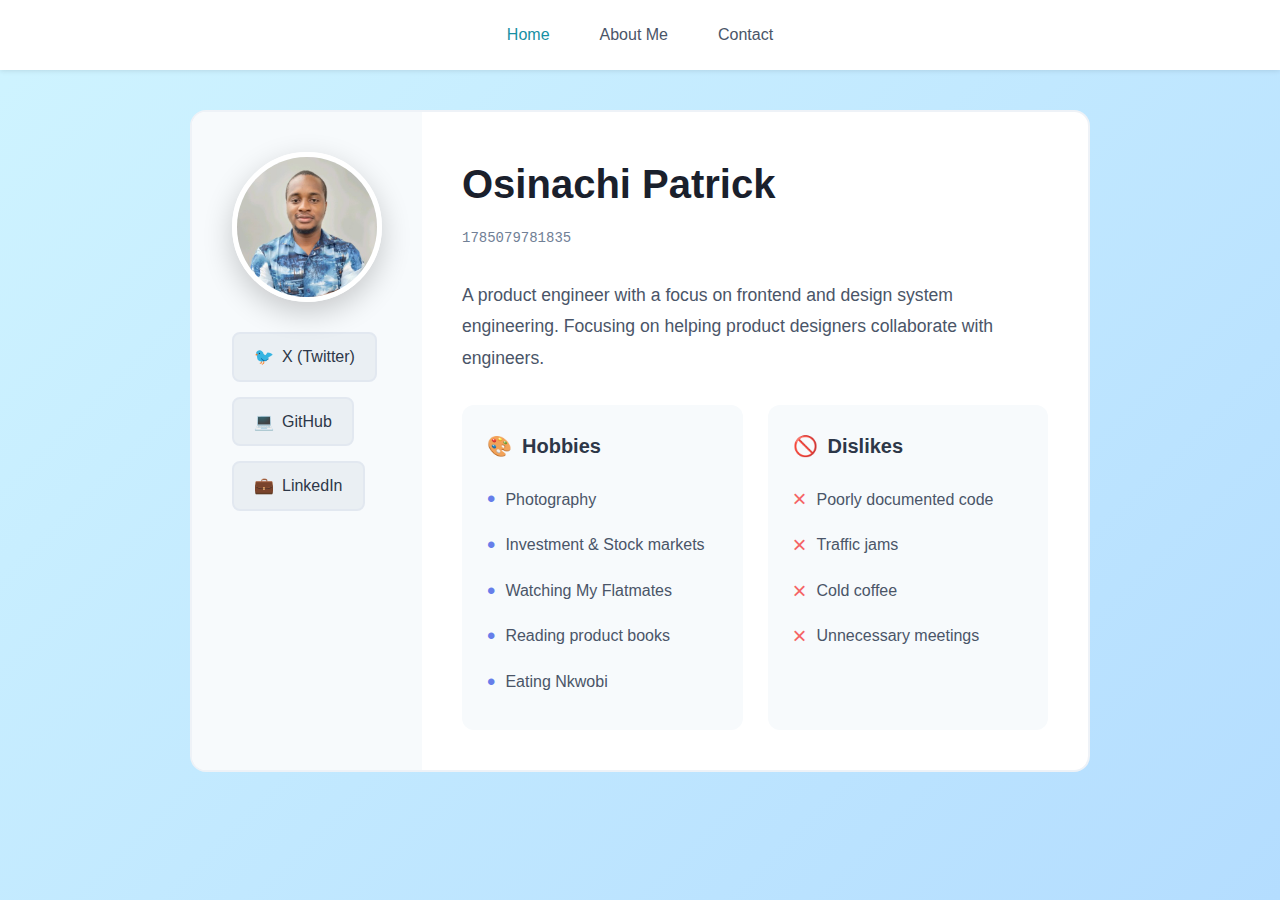
<file: index.html>
<!-- index.html (Home/Profile Card Page) -->
<!DOCTYPE html>
<html lang="en">
<head>
    <meta charset="UTF-8">
    <meta name="viewport" content="width=device-width, initial-scale=1.0">
    <title>Osinachi Patrick - Home</title>
    <link rel="stylesheet" href="styles.css">
</head>
<body>
    <nav class="navbar" role="navigation" aria-label="Main navigation">
        <div class="nav-container">
            <a href="index.html" class="nav-logo">OP</a>
            <button class="nav-toggle" aria-label="Toggle navigation menu" aria-expanded="false">
                <span class="hamburger"></span>
            </button>
            <ul class="nav-menu">
                <li><a href="index.html" class="nav-link active" aria-current="page">Home</a></li>
                <li><a href="about.html" class="nav-link">About Me</a></li>
                <li><a href="contact.html" class="nav-link">Contact</a></li>
            </ul>
        </div>
    </nav>

    <main>
        <article class="profile-card" data-testid="test-profile-card" role="article" aria-label="User profile card">
            <div class="card-layout">
                <div class="avatar-section">
                    <figure class="avatar-figure">
                        <img 
                            src="patrick.jpeg" 
                            alt="Profile picture of Osinachi Patrick"
                            class="avatar-img"
                            data-testid="test-user-avatar"
                        >
                    </figure>
                    <nav class="social-nav" aria-label="Social media links">
                        <ul class="social-links" data-testid="test-user-social-links">
                            <li>
                                <a 
                                    href="https://x.com/0xsinachpat" 
                                    target="_blank" 
                                    rel="noopener noreferrer"
                                    class="social-link"
                                    data-testid="test-user-social-twitter"
                                    aria-label="Visit Patrick's Twitter profile"
                                >
                                    <span aria-hidden="true">🐦</span> X (Twitter)
                                </a>
                            </li>
                            <li>
                                <a 
                                    href="https://github.com/sinachpat" 
                                    target="_blank" 
                                    rel="noopener noreferrer"
                                    class="social-link"
                                    data-testid="test-user-social-github"
                                    aria-label="Visit Patrick's GitHub profile"
                                >
                                    <span aria-hidden="true">💻</span> GitHub
                                </a>
                            </li>
                            <li>
                                <a 
                                    href="https://www.linkedin.com/in/osinachi-patrick/" 
                                    target="_blank" 
                                    rel="noopener noreferrer"
                                    class="social-link"
                                    data-testid="test-user-social-linkedin"
                                    aria-label="Visit Patrick's LinkedIn profile"
                                >
                                    <span aria-hidden="true">💼</span> LinkedIn
                                </a>
                            </li>
                        </ul>
                    </nav>
                </div>

                <div class="content-section">
                    <header class="card-header">
                        <h1 class="user-name" data-testid="test-user-name">Osinachi Patrick</h1>
                        <time class="user-time" data-testid="test-user-time" datetime="">0</time>
                    </header>

                    <p class="user-bio" data-testid="test-user-bio">
                        A product engineer with a focus on frontend and design system engineering. Focusing on helping product designers collaborate with engineers.
                    </p>

                    <div class="lists-container">
                        <section class="list-section" aria-labelledby="hobbies-title">
                            <h2 id="hobbies-title" class="section-title">
                                <span aria-hidden="true">🎨</span> Hobbies
                            </h2>
                            <ul class="list-items" data-testid="test-user-hobbies">
                                <li class="list-item">Photography</li>
                                <li class="list-item">Investment & Stock markets</li>
                                <li class="list-item">Watching My Flatmates</li>
                                <li class="list-item">Reading product books</li>
                                <li class="list-item">Eating Nkwobi</li>
                            </ul>
                        </section>

                        <section class="list-section dislikes-section" aria-labelledby="dislikes-title">
                            <h2 id="dislikes-title" class="section-title">
                                <span aria-hidden="true">🚫</span> Dislikes
                            </h2>
                            <ul class="list-items" data-testid="test-user-dislikes">
                                <li class="list-item">Poorly documented code</li>
                                <li class="list-item">Traffic jams</li>
                                <li class="list-item">Cold coffee</li>
                                <li class="list-item">Unnecessary meetings</li>
                            </ul>
                        </section>
                    </div>
                </div>
            </div>
        </article>
    </main>

    <script src="interact.js"></script>
</body>
</html>
</file>
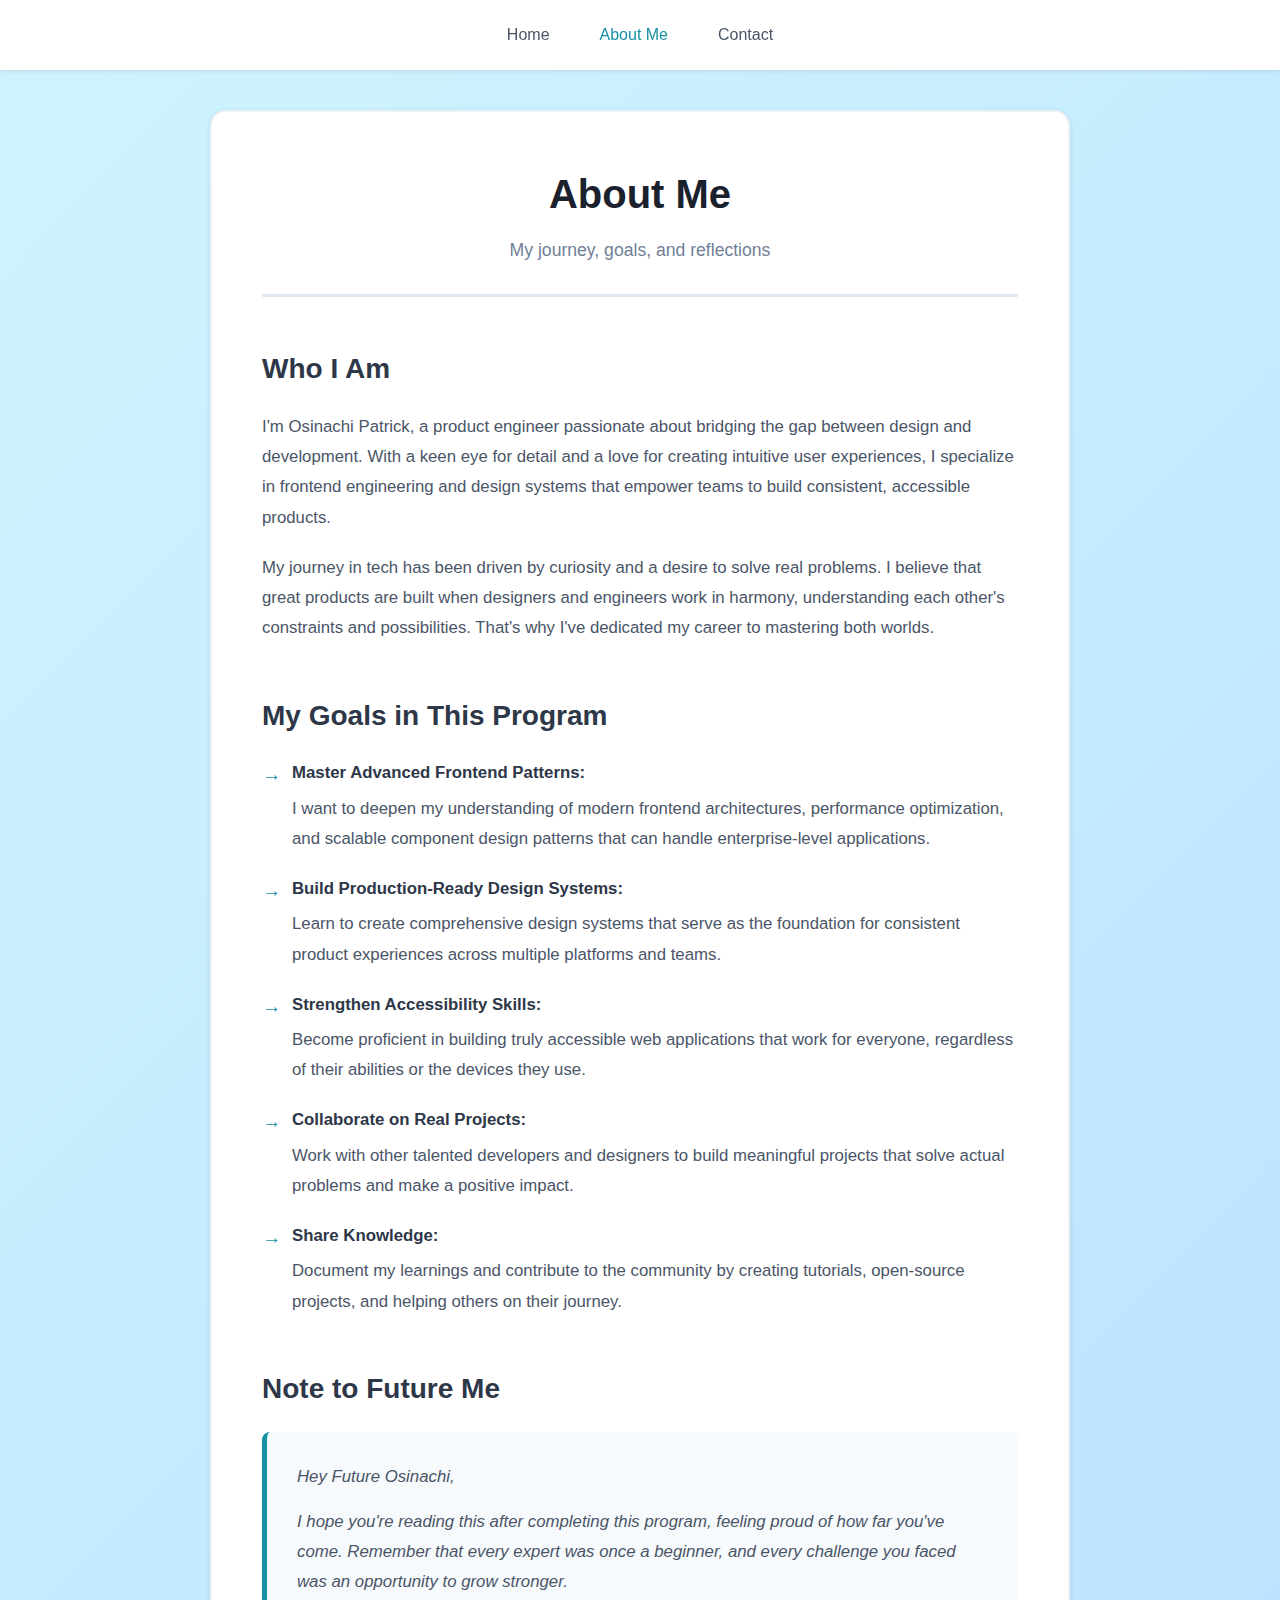
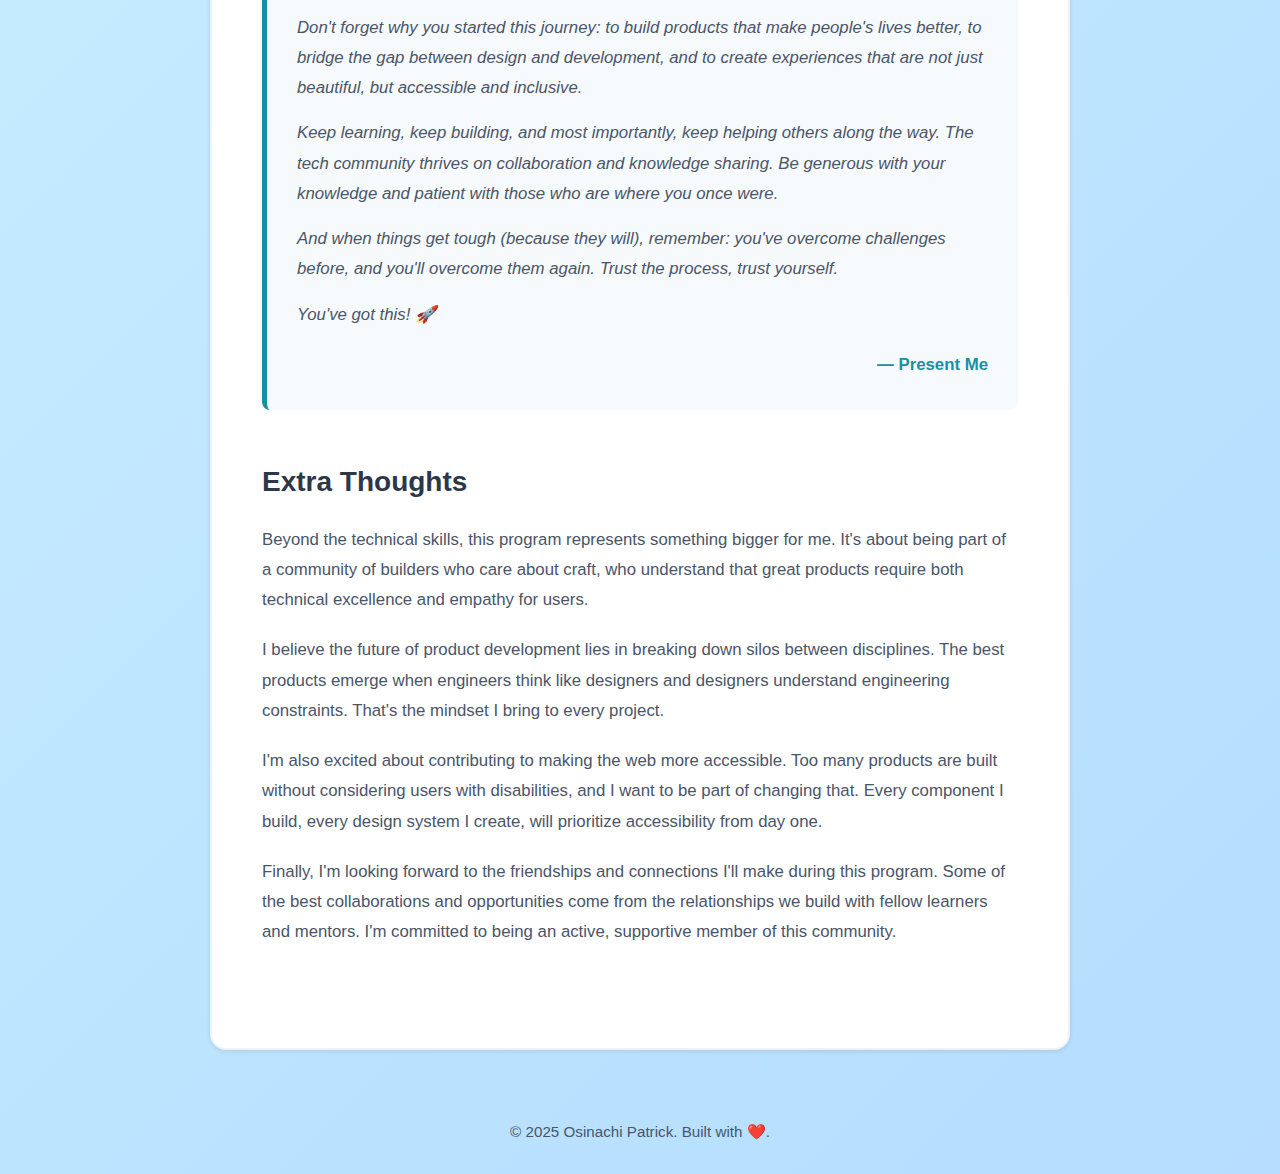
<file: about.html>
<!-- about.html -->
<!DOCTYPE html>
<html lang="en">
<head>
    <meta charset="UTF-8">
    <meta name="viewport" content="width=device-width, initial-scale=1.0">
    <title>Osinachi Patrick - About Me</title>
    <link rel="stylesheet" href="styles.css">
</head>
<body>
    <nav class="navbar" role="navigation" aria-label="Main navigation">
        <div class="nav-container">
            <a href="index.html" class="nav-logo">OP</a>
            <button class="nav-toggle" aria-label="Toggle navigation menu" aria-expanded="false">
                <span class="hamburger"></span>
            </button>
            <ul class="nav-menu">
                <li><a href="index.html" class="nav-link">Home</a></li>
                <li><a href="about.html" class="nav-link active" aria-current="page">About Me</a></li>
                <li><a href="contact.html" class="nav-link">Contact</a></li>
            </ul>
        </div>
    </nav>

    <main class="about-page" data-testid="test-about-page">
        <div class="page-container">
            <header class="page-header">
                <h1>About Me</h1>
                <p class="page-subtitle">My journey, goals, and reflections</p>
            </header>

            <section class="about-section" aria-labelledby="bio-heading">
                <h2 id="bio-heading" class="about-heading">
                    Who I Am
                </h2>
                <div class="about-content" data-testid="test-about-bio">
                    <p>
                        I'm Osinachi Patrick, a product engineer passionate about bridging the gap between design and development. 
                        With a keen eye for detail and a love for creating intuitive user experiences, I specialize in frontend 
                        engineering and design systems that empower teams to build consistent, accessible products.
                    </p>
                    <p>
                        My journey in tech has been driven by curiosity and a desire to solve real problems. I believe that great 
                        products are built when designers and engineers work in harmony, understanding each other's constraints 
                        and possibilities. That's why I've dedicated my career to mastering both worlds.
                    </p>
                </div>
            </section>

            <section class="about-section" aria-labelledby="goals-heading">
                <h2 id="goals-heading" class="about-heading">
                    My Goals in This Program
                </h2>
                <div class="about-content" data-testid="test-about-goals">
                    <ul class="about-list">
                        <li>
                            <strong>Master Advanced Frontend Patterns:</strong> I want to deepen my understanding of modern 
                            frontend architectures, performance optimization, and scalable component design patterns that can 
                            handle enterprise-level applications.
                        </li>
                        <li>
                            <strong>Build Production-Ready Design Systems:</strong> Learn to create comprehensive design systems 
                            that serve as the foundation for consistent product experiences across multiple platforms and teams.
                        </li>
                        <li>
                            <strong>Strengthen Accessibility Skills:</strong> Become proficient in building truly accessible 
                            web applications that work for everyone, regardless of their abilities or the devices they use.
                        </li>
                        <li>
                            <strong>Collaborate on Real Projects:</strong> Work with other talented developers and designers 
                            to build meaningful projects that solve actual problems and make a positive impact.
                        </li>
                        <li>
                            <strong>Share Knowledge:</strong> Document my learnings and contribute to the community by creating 
                            tutorials, open-source projects, and helping others on their journey.
                        </li>
                    </ul>
                </div>
            </section>
            <section class="about-section" aria-labelledby="future-note-heading">
                <h2 id="future-note-heading" class="about-heading">
                    Note to Future Me
                </h2>
                <div class="about-content note-content" data-testid="test-about-future-note">
                    <blockquote>
                        <p>
                            Hey Future Osinachi,
                        </p>
                        <p>
                            I hope you're reading this after completing this program, feeling proud of how far you've come. 
                            Remember that every expert was once a beginner, and every challenge you faced was an opportunity 
                            to grow stronger.
                        </p>
                        <p>
                            Don't forget why you started this journey: to build products that make people's lives better, 
                            to bridge the gap between design and development, and to create experiences that are not just 
                            beautiful, but accessible and inclusive.
                        </p>
                        <p>
                            Keep learning, keep building, and most importantly, keep helping others along the way. The 
                            tech community thrives on collaboration and knowledge sharing. Be generous with your knowledge 
                            and patient with those who are where you once were.
                        </p>
                        <p>
                            And when things get tough (because they will), remember: you've overcome challenges before, 
                            and you'll overcome them again. Trust the process, trust yourself.
                        </p>
                        <p>
                            You've got this! 🚀
                        </p>
                        <footer>
                            — Present Me
                        </footer>
                    </blockquote>
                </div>
            </section>

            <section class="about-section" aria-labelledby="extra-heading">
                <h2 id="extra-heading" class="about-heading">
                    Extra Thoughts
                </h2>
                <div class="about-content" data-testid="test-about-extra">
                    <p>
                        Beyond the technical skills, this program represents something bigger for me. It's about being part 
                        of a community of builders who care about craft, who understand that great products require both 
                        technical excellence and empathy for users.
                    </p>
                    <p>
                        I believe the future of product development lies in breaking down silos between disciplines. The best 
                        products emerge when engineers think like designers and designers understand engineering constraints. 
                        That's the mindset I bring to every project.
                    </p>
                    <p>
                        I'm also excited about contributing to making the web more accessible. Too many products are built 
                        without considering users with disabilities, and I want to be part of changing that. Every component 
                        I build, every design system I create, will prioritize accessibility from day one.
                    </p>
                    <p>
                        Finally, I'm looking forward to the friendships and connections I'll make during this program. Some 
                        of the best collaborations and opportunities come from the relationships we build with fellow learners 
                        and mentors. I'm committed to being an active, supportive member of this community.
                    </p>
                </div>
            </section>
        </div>
    </main>

    <footer class="page-footer">
        <p>&copy; 2025 Osinachi Patrick. Built with ❤️.</p>
    </footer>

    <script src="interact.js"></script>
</body>
</html>
</file>
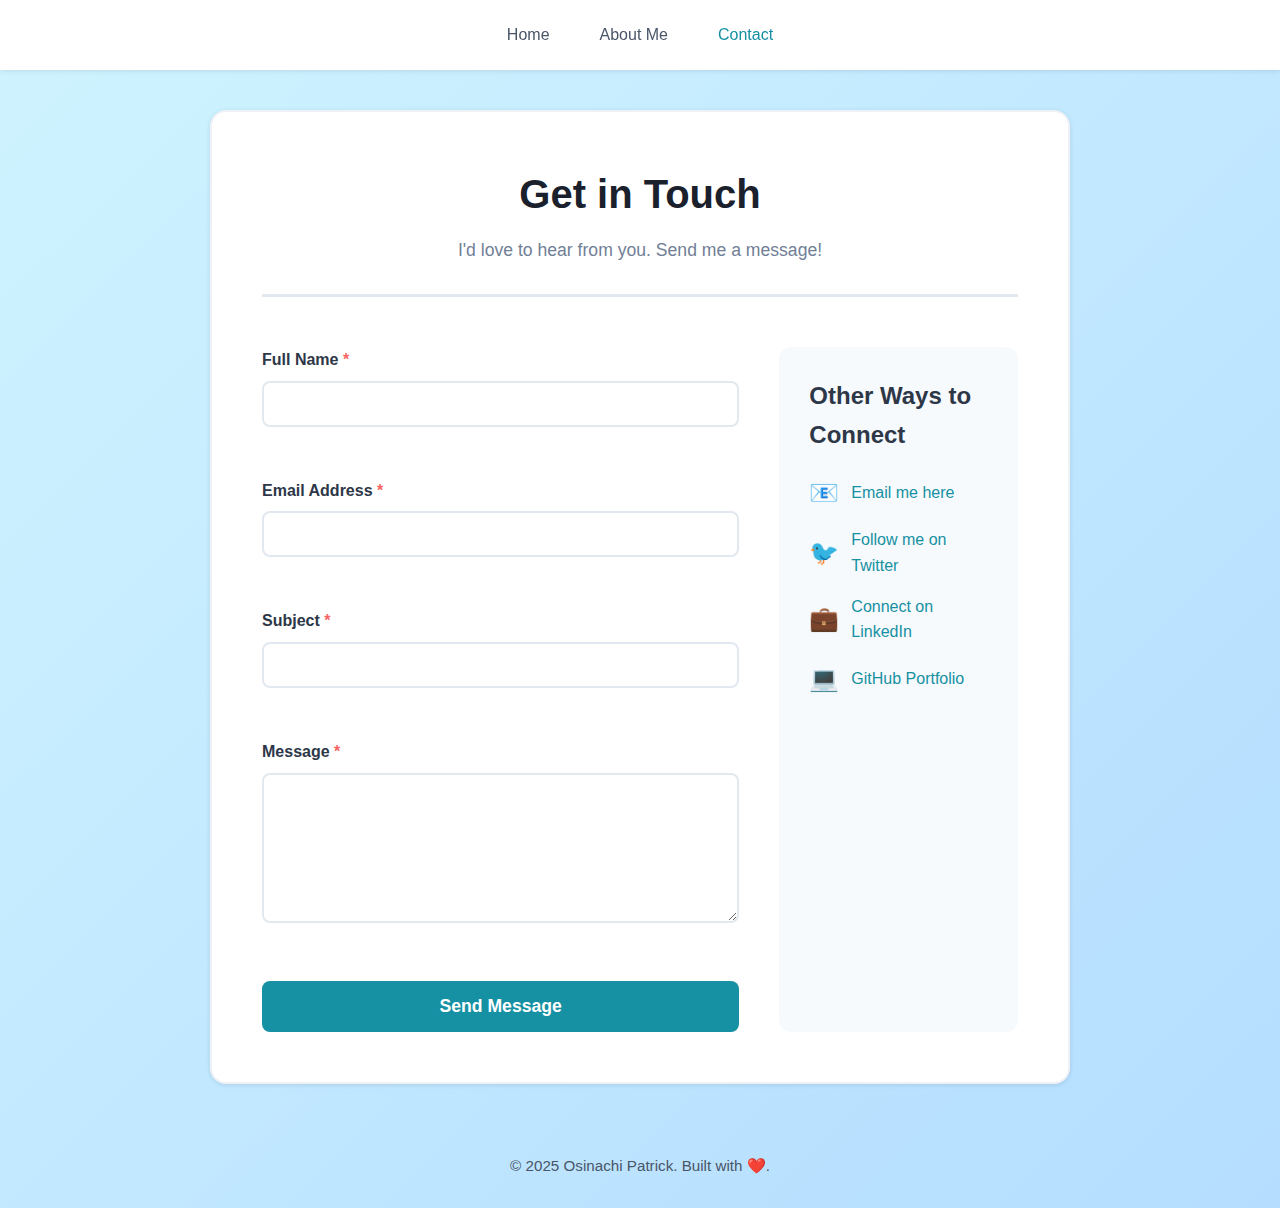
<file: contact.html>
<!-- contact.html -->
<!DOCTYPE html>
<html lang="en">
<head>
    <meta charset="UTF-8">
    <meta name="viewport" content="width=device-width, initial-scale=1.0">
    <title>Osinachi Patrick - Contact</title>
    <link rel="stylesheet" href="styles.css">
</head>
<body>
    <nav class="navbar" role="navigation" aria-label="Main navigation">
        <div class="nav-container">
            <a href="index.html" class="nav-logo">OP</a>
            <button class="nav-toggle" aria-label="Toggle navigation menu" aria-expanded="false">
                <span class="hamburger"></span>
            </button>
            <ul class="nav-menu">
                <li><a href="index.html" class="nav-link">Home</a></li>
                <li><a href="about.html" class="nav-link">About Me</a></li>
                <li><a href="contact.html" class="nav-link active" aria-current="page">Contact</a></li>
            </ul>
        </div>
    </nav>

    <main class="contact-page">
        <div class="page-container">
            <header class="page-header">
                <h1>Get in Touch</h1>
                <p class="page-subtitle">I'd love to hear from you. Send me a message!</p>
            </header>

            <div class="contact-content">
                <form id="contactForm" class="contact-form" novalidate>
                    <div class="form-group">
                        <label for="contactName" class="form-label">
                            Full Name <span class="required" aria-label="required">*</span>
                        </label>
                        <input 
                            type="text" 
                            id="contactName" 
                            name="name"
                            class="form-input"
                            data-testid="test-contact-name"
                            aria-required="true"
                            aria-describedby="nameError"
                            required
                        >
                        <span 
                            id="nameError" 
                            class="error-message" 
                            data-testid="test-contact-error-name"
                            role="alert"
                            aria-live="polite"
                        ></span>
                    </div>

                    <div class="form-group">
                        <label for="contactEmail" class="form-label">
                            Email Address <span class="required" aria-label="required">*</span>
                        </label>
                        <input 
                            type="email" 
                            id="contactEmail" 
                            name="email"
                            class="form-input"
                            data-testid="test-contact-email"
                            aria-required="true"
                            aria-describedby="emailError"
                            required
                        >
                        <span 
                            id="emailError" 
                            class="error-message" 
                            data-testid="test-contact-error-email"
                            role="alert"
                            aria-live="polite"
                        ></span>
                    </div>

                    <div class="form-group">
                        <label for="contactSubject" class="form-label">
                            Subject <span class="required" aria-label="required">*</span>
                        </label>
                        <input 
                            type="text" 
                            id="contactSubject" 
                            name="subject"
                            class="form-input"
                            data-testid="test-contact-subject"
                            aria-required="true"
                            aria-describedby="subjectError"
                            required
                        >
                        <span 
                            id="subjectError" 
                            class="error-message" 
                            data-testid="test-contact-error-subject"
                            role="alert"
                            aria-live="polite"
                        ></span>
                    </div>

                    <div class="form-group">
                        <label for="contactMessage" class="form-label">
                            Message <span class="required" aria-label="required">*</span>
                        </label>
                        <textarea 
                            id="contactMessage" 
                            name="message"
                            class="form-input form-textarea"
                            data-testid="test-contact-message"
                            aria-required="true"
                            aria-describedby="messageError"
                            rows="6"
                            required
                        ></textarea>
                        <span 
                            id="messageError" 
                            class="error-message" 
                            data-testid="test-contact-error-message"
                            role="alert"
                            aria-live="polite"
                        ></span>
                    </div>

                    <button 
                        type="submit" 
                        class="form-submit"
                        data-testid="test-contact-submit"
                    >
                        Send Message
                    </button>

                    <div 
                        id="successMessage" 
                        class="success-message" 
                        data-testid="test-contact-success"
                        role="status"
                        aria-live="polite"
                        aria-atomic="true"
                        hidden
                    >
                        <span class="success-icon" aria-hidden="true">✓</span>
                        Thank you for your message! I'll get back to you soon.
                    </div>
                </form>

                <aside class="contact-info">
                    <h2>Other Ways to Connect</h2>
                    <ul class="contact-links">
                        <li>
                            <span class="contact-icon" aria-hidden="true">📧</span>
                            <a href="mailto:sinachpat@gmail.com">Email me here</a>
                        </li>
                        <li>
                            <span class="contact-icon" aria-hidden="true">🐦</span>
                            <a href="https://x.com/0xsinachpat" target="_blank" rel="noopener noreferrer">Follow me on Twitter</a>
                        </li>
                        <li>
                            <span class="contact-icon" aria-hidden="true">💼</span>
                            <a href="https://www.linkedin.com/in/osinachi-patrick/" target="_blank" rel="noopener noreferrer">Connect on LinkedIn</a>
                        </li>
                        <li>
                            <span class="contact-icon" aria-hidden="true">💻</span>
                            <a href="https://github.com/sinachpat" target="_blank" rel="noopener noreferrer">GitHub Portfolio</a>
                        </li>
                    </ul>
                </aside>
            </div>
        </div>
    </main>

    <footer class="page-footer">
        <p>&copy; 2025 Osinachi Patrick. Built with ❤️.</p>
    </footer>

    <script src="interact.js"></script>
    <script src="contact.js"></script>
</body>
</html>
</file>
<file: styles.css>
/* Global Styles */
* {
    margin: 0;
    padding: 0;
    box-sizing: border-box;
}

body {
    font-family: -apple-system, BlinkMacSystemFont, 'Segoe UI', Roboto, Oxygen, Ubuntu, Cantarell, sans-serif;
    background: linear-gradient(135deg, #cff4ff 0%, #b4ddff 100%);
    min-height: 100vh;
    line-height: 1.6;
    color: #2d3748;
}

/* Navigation Bar */
.navbar {
    background: white;
    box-shadow: 0 1px 5px rgba(0, 0, 0, 0.1);
    position: sticky;
    top: 0;
    z-index: 1000;
}

.nav-container {
    max-width: 1200px;
    margin: 0 auto;
    padding: 0 20px;
    display: flex;
    justify-content: center;
    align-items: center;
    height: 70px;
}

.nav-logo {
    font-size: 1.5rem;
    display: none;
    text-align: left;
    font-weight: 700;
    color: #1690a3;
    text-decoration: none;
    transition: color 0.3s ease;
}

.nav-logo:hover {
    color: #166874;
}

.nav-toggle {
    display: none;
    background: none;
    border: none;
    cursor: pointer;
    padding: 10px;
}

.hamburger {
    display: block;
    width: 25px;
    height: 2px;
    background: #2d3748;
    position: relative;
    transition: all 0.3s ease;
}

.hamburger::before,
.hamburger::after {
    content: '';
    position: absolute;
    width: 25px;
    height: 2px;
    background: #2d3748;
    left: 0;
    transition: all 0.3s ease;
}

.hamburger::before {
    top: -8px;
}

.hamburger::after {
    bottom: -8px;
}

.nav-menu {
    display: flex;
    list-style: none;
    gap: 10px;
}

.nav-link {
    display: block;
    padding: 10px 20px;
    color: #4a5568;
    text-decoration: none;
    font-weight: 500;
    border-radius: 8px;
    transition: all 0.3s ease;
}

.nav-link:hover {
    background: #f7fafc;
    color: #1690a3;
}

.nav-link.active {
    color: #1690a3;
}

.nav-link:focus {
    outline: 3px solid #166874;
    outline-offset: 2px;
}

/* Profile Card Styles (from original) */
main {
    display: flex;
    align-items: center;
    justify-content: center;
    padding: 40px 20px;
}

.profile-card {
    background: white;
    border-radius: 16px;
    border: 2px solid #eef2f7;
    max-width: 900px;
    width: 100%;
    overflow: hidden;
    animation: fadeIn 0.5s ease-in;
}

@keyframes fadeIn {
    from {
        opacity: 0;
        transform: translateY(20px);
    }
    to {
        opacity: 1;
        transform: translateY(0);
    }
}

.card-layout {
    display: flex;
    flex-direction: column;
    gap: 0;
}

.avatar-section {
    background: #f7fafc;
    padding: 40px;
    display: flex;
    flex-direction: column;
    justify-content: center;
    align-items: center;
}

.avatar-figure {
    display: flex;
    margin: 0;
    position: relative;
}

.avatar-img {
    width: 180px;
    height: 180px;
    border-radius: 50%;
    object-fit: cover;
    border: 5px solid white;
    box-shadow: 0 10px 30px rgba(0, 0, 0, 0.2);
    display: block;
}

.content-section {
    padding: 40px;
}

.card-header {
    text-align: center;
    margin-bottom: 30px;
}

.user-name {
    font-size: 2rem;
    font-weight: 700;
    color: #1a202c;
    margin-bottom: 8px;
}

.user-time {
    font-size: 0.875rem;
    color: #718096;
    font-family: 'Courier New', monospace;
}

.user-bio {
    color: #4a5568;
    font-size: 1.1rem;
    text-align: center;
    margin-bottom: 30px;
    line-height: 1.8;
}

.social-nav {
    margin-bottom: 30px;
    margin-top: 30px;
}

.social-links {
    display: flex;
    justify-content: center;
    gap: 15px;
    list-style: none;
    flex-wrap: wrap;
}

.social-link {
    display: inline-flex;
    align-items: center;
    gap: 8px;
    padding: 10px 20px;
    background: #eaeff3;
    border: 2px solid #e2e8f0;
    border-radius: 8px;
    color: #2d3748;
    text-decoration: none;
    font-weight: 500;
    transition: all 0.3s ease;
}

.social-link:hover {
    background: #1690a3;
    color: white;
    border-color: #1690a3;
    transform: translateY(-2px);
    box-shadow: 0 4px 12px rgba(102, 126, 234, 0.4);
}

.social-link:focus {
    outline: 3px solid #166874;
    outline-offset: 2px;
}

.lists-container {
    display: grid;
    grid-template-columns: 1fr;
    gap: 25px;
}

.list-section {
    background: #f7fafc;
    border-radius: 12px;
    padding: 25px;
}

.section-title {
    font-size: 1.25rem;
    font-weight: 600;
    color: #2d3748;
    margin-bottom: 15px;
    display: flex;
    align-items: center;
    gap: 10px;
}

.list-items {
    list-style: none;
}

.list-item {
    padding: 10px 0;
    color: #4a5568;
    display: flex;
    align-items: center;
    gap: 10px;
}

.list-item::before {
    content: '•';
    color: #667eea;
    font-size: 1.5rem;
    line-height: 1;
}

.dislikes-section .list-item::before {
    content: '×';
    color: #f56565;
}

/* About Page Styles */
.about-page,
.contact-page {
    max-width: 900px;
    margin: 0 auto;
    padding: 40px 20px;
}

.page-container {
    background: white;
    border: 2px solid #eef2f7;
    border-radius: 16px;
    padding: 50px;
    box-shadow: 0 1px 5px rgba(0, 0, 0, 0.1);
    animation: fadeIn 0.5s ease-in;
}

.page-header {
    text-align: center;
    margin-bottom: 50px;
    padding-bottom: 30px;
    border-bottom: 3px solid #e2e8f0;
}

.page-header h1 {
    font-size: 2.5rem;
    color: #1a202c;
    margin-bottom: 10px;
}

.page-subtitle {
    font-size: 1.1rem;
    color: #718096;
}

.about-section {
    margin-bottom: 50px;
}

.about-heading {
    font-size: 1.75rem;
    color: #2d3748;
    margin-bottom: 20px;
    display: flex;
    align-items: center;
    gap: 12px;
}

.heading-icon {
    font-size: 2rem;
}

.about-content {
    color: #4a5568;
    font-size: 1.05rem;
    line-height: 1.8;
}

.about-content p {
    margin-bottom: 20px;
}

.about-list {
    list-style: none;
    padding-left: 0;
}

.about-list li {
    margin-bottom: 20px;
    padding-left: 30px;
    position: relative;
}

.about-list li::before {
    content: '→';
    position: absolute;
    left: 0;
    color: #1690a3;
    font-weight: bold;
    font-size: 1.2rem;
}

.about-list strong {
    color: #2d3748;
    display: block;
    margin-bottom: 5px;
}

.note-content blockquote {
    background: #f7fafc;
    border-left: 5px solid #1690a3;
    padding: 30px;
    border-radius: 8px;
    font-style: italic;
}

.note-content blockquote p {
    margin-bottom: 15px;
}

.note-content blockquote footer {
    text-align: right;
    font-weight: 600;
    color: #1690a3;
    margin-top: 20px;
    font-style: normal;
}

/* Contact Page Styles */
.contact-content {
    display: grid;
    grid-template-columns: 1fr;
    gap: 40px;
}

.contact-form {
    width: 100%;
}

.form-group {
    margin-bottom: 25px;
}

.form-label {
    display: block;
    font-weight: 600;
    color: #2d3748;
    margin-bottom: 8px;
    font-size: 1rem;
}

.required {
    color: #f56565;
}

.form-input,
.form-textarea {
    width: 100%;
    padding: 12px 16px;
    border: 2px solid #e2e8f0;
    border-radius: 8px;
    font-size: 1rem;
    font-family: inherit;
    transition: all 0.3s ease;
    background: white;
}

.form-input:focus,
.form-textarea:focus {
    outline: none;
    border-color: #1690a3;
    box-shadow: 0 0 0 3px rgba(22, 144, 163, 0.1);
}

.form-input.error {
    border-color: #f56565;
}

.form-textarea {
    resize: vertical;
    min-height: 150px;
}

.error-message {
    display: block;
    color: #f56565;
    font-size: 0.875rem;
    margin-top: 6px;
    min-height: 20px;
}

.form-submit {
    width: 100%;
    padding: 15px 30px;
    background: #1690a3;
    color: white;
    border: none;
    border-radius: 8px;
    font-size: 1.1rem;
    font-weight: 600;
    cursor: pointer;
    transition: all 0.3s ease;
}

.form-submit:hover {
    background: #166874;
    transform: translateY(-2px);
    box-shadow: 0 4px 12px rgba(22, 144, 163, 0.3);
}

.form-submit:focus {
    outline: 3px solid #166874;
    outline-offset: 2px;
}

.form-submit:active {
    transform: translateY(0);
}

.success-message {
    margin-top: 20px;
    padding: 20px;
    background: #c6f6d5;
    color: #22543d;
    border: 2px solid #48bb78;
    border-radius: 8px;
    display: flex;
    align-items: center;
    gap: 12px;
    font-weight: 500;
}

.success-message[hidden] {
    display: none;
}

.success-icon {
    font-size: 1.5rem;
    color: #48bb78;
}

.contact-info {
    background: #f7fafc;
    padding: 30px;
    border-radius: 12px;
}

.contact-info h2 {
    font-size: 1.5rem;
    color: #2d3748;
    margin-bottom: 20px;
}

.contact-links {
    list-style: none;
}

.contact-links li {
    margin-bottom: 15px;
    display: flex;
    align-items: center;
    gap: 12px;
}

.contact-icon {
    font-size: 1.5rem;
}

.contact-links a {
    color: #1690a3;
    text-decoration: none;
    font-weight: 500;
    transition: color 0.3s ease;
}

.contact-links a:hover {
    color: #166874;
    text-decoration: underline;
}

.contact-links a:focus {
    outline: 3px solid #166874;
    outline-offset: 2px;
    border-radius: 4px;
}

/* Footer */
.page-footer {
    text-align: center;
    padding: 30px 20px;
    color: #4a5568;
    font-size: 0.95rem;
}

/* Responsive Design */
@media (max-width: 768px) {
    .nav-toggle {
        display: block;
    }

    .nav-menu {
        position: absolute;
        top: 70px;
        left: 0;
        right: 0;
        background: white;
        flex-direction: column;
        padding: 20px;
        box-shadow: 0 4px 10px rgba(0, 0, 0, 0.1);
        transform: translateY(-100%);
        opacity: 0;
        visibility: hidden;
        transition: all 0.3s ease;
    }

    .nav-menu.active {
        transform: translateY(0);
        opacity: 1;
        visibility: visible;
    }

    .nav-link {
        width: 100%;
        text-align: center;
        padding: 15px;
    }

    .page-container {
        padding: 30px 20px;
    }

    .page-header h1 {
        font-size: 2rem;
    }

    .about-heading {
        font-size: 1.5rem;
    }
}

@media (min-width: 768px) {
    .card-layout {
        flex-direction: row;
    }

    .avatar-section {
        width: 320px;
        display: flex;
        justify-content: flex-start;
        align-items: flex-start;
    }

    .card-header {
        text-align: left;
    }

    .user-bio {
        text-align: left;
    }

    .social-links {
        justify-content: flex-start;
    }

    .lists-container {
        grid-template-columns: 1fr 1fr;
    }

    .contact-content {
        grid-template-columns: 2fr 1fr;
    }
}

@media (min-width: 1024px) {
    .user-name {
        font-size: 2.5rem;
    }

    .avatar-img {
        width: 150px;
        height: 150px;
    }
}

/* High contrast mode support */
@media (prefers-contrast: high) {
    .social-link,
    .nav-link {
        border-width: 3px;
    }
}

/* Reduced motion support */
@media (prefers-reduced-motion: reduce) {
    * {
        animation-duration: 0.01ms !important;
        transition-duration: 0.01ms !important;
    }
}
</file>
